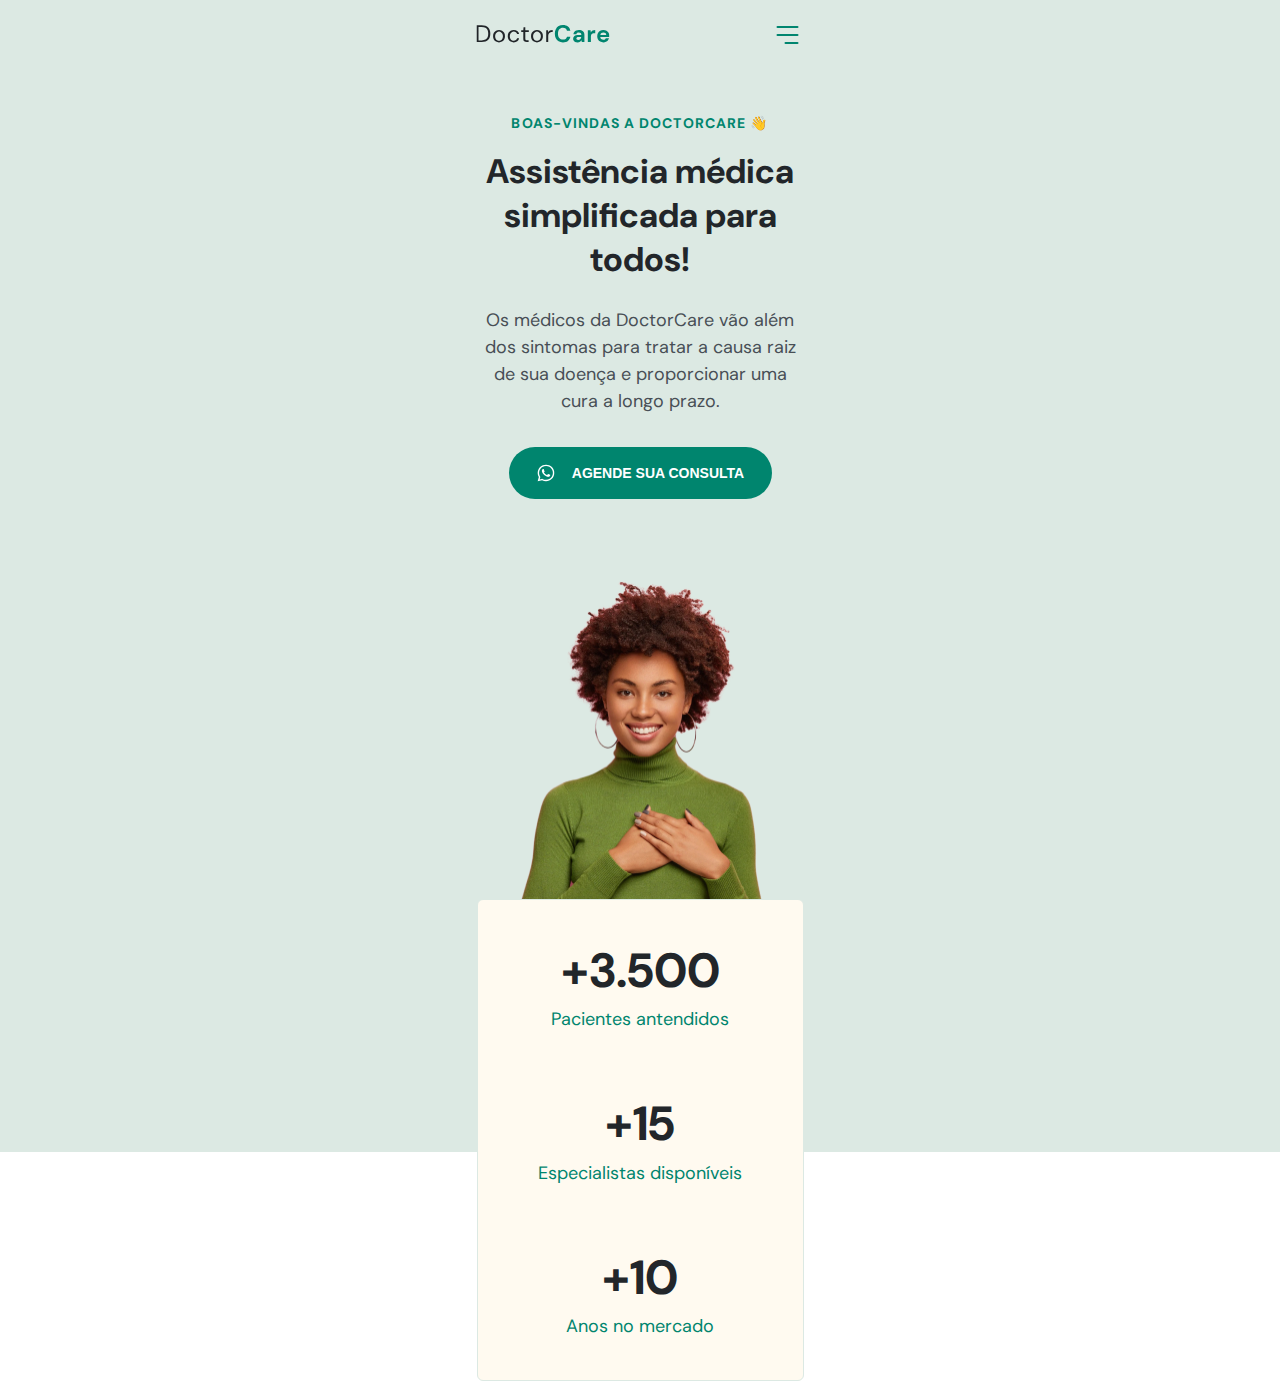
<file: index.html>
<!DOCTYPE html>
<html lang="en">
  <head>
    <meta charset="UTF-8" />
    <meta name="viewport" content="width=device-width, initial-scale=1.0" />
    <title>DoctorCare</title>

    <link rel="stylesheet" href="style.css" />
    <link rel="preconnect" href="https://fonts.googleapis.com" />
    <link rel="preconnect" href="https://fonts.gstatic.com" crossorigin />
    <link
      href="https://fonts.googleapis.com/css2?family=DM+Sans:wght@400;700&display=swap"
      rel="stylesheet"
    />
  </head>
  <body onscroll="onScroll()" class="">
    <nav id="navigation" class="">
      <div class="wrapper">
        <a class="logo" href="#"
          ><svg
            width="133"
            height="18"
            viewBox="0 0 133 18"
            fill="none"
            xmlns="http://www.w3.org/2000/svg"
          >
            <path
              d="M0 17.088V0.287999H5.16C8.12 0.287999 10.296 1.04 11.688 2.544C13.096 4.048 13.8 6.112 13.8 8.736C13.8 11.312 13.096 13.352 11.688 14.856C10.296 16.344 8.12 17.088 5.16 17.088H0ZM2.016 15.408H5.112C6.744 15.408 8.04 15.144 9 14.616C9.976 14.072 10.672 13.304 11.088 12.312C11.504 11.304 11.712 10.112 11.712 8.736C11.712 7.328 11.504 6.12 11.088 5.112C10.672 4.104 9.976 3.328 9 2.784C8.04 2.24 6.744 1.968 5.112 1.968H2.016V15.408Z"
              fill="#212529"
            />
            <path
              d="M22.4949 17.376C21.3749 17.376 20.3669 17.12 19.4709 16.608C18.5749 16.096 17.8629 15.376 17.3349 14.448C16.8229 13.504 16.5669 12.4 16.5669 11.136C16.5669 9.872 16.8309 8.776 17.3589 7.848C17.8869 6.904 18.5989 6.176 19.4949 5.664C20.4069 5.152 21.4229 4.896 22.5429 4.896C23.6629 4.896 24.6709 5.152 25.5669 5.664C26.4629 6.176 27.1669 6.904 27.6789 7.848C28.2069 8.776 28.4709 9.872 28.4709 11.136C28.4709 12.4 28.2069 13.504 27.6789 14.448C27.1509 15.376 26.4309 16.096 25.5189 16.608C24.6229 17.12 23.6149 17.376 22.4949 17.376ZM22.4949 15.648C23.1829 15.648 23.8229 15.48 24.4149 15.144C25.0069 14.808 25.4869 14.304 25.8549 13.632C26.2229 12.96 26.4069 12.128 26.4069 11.136C26.4069 10.144 26.2229 9.312 25.8549 8.64C25.5029 7.968 25.0309 7.464 24.4389 7.128C23.8469 6.792 23.2149 6.624 22.5429 6.624C21.8549 6.624 21.2149 6.792 20.6229 7.128C20.0309 7.464 19.5509 7.968 19.1829 8.64C18.8149 9.312 18.6309 10.144 18.6309 11.136C18.6309 12.128 18.8149 12.96 19.1829 13.632C19.5509 14.304 20.0229 14.808 20.5989 15.144C21.1909 15.48 21.8229 15.648 22.4949 15.648Z"
              fill="#212529"
            />
            <path
              d="M37.2261 17.376C36.0901 17.376 35.0661 17.12 34.1541 16.608C33.2581 16.08 32.5461 15.352 32.0181 14.424C31.5061 13.48 31.2501 12.384 31.2501 11.136C31.2501 9.888 31.5061 8.8 32.0181 7.872C32.5461 6.928 33.2581 6.2 34.1541 5.688C35.0661 5.16 36.0901 4.896 37.2261 4.896C38.6341 4.896 39.8181 5.264 40.7781 6C41.7541 6.736 42.3701 7.72 42.6261 8.952H40.5621C40.4021 8.216 40.0101 7.648 39.3861 7.248C38.7621 6.832 38.0341 6.624 37.2021 6.624C36.5301 6.624 35.8981 6.792 35.3061 7.128C34.7141 7.464 34.2341 7.968 33.8661 8.64C33.4981 9.312 33.3141 10.144 33.3141 11.136C33.3141 12.128 33.4981 12.96 33.8661 13.632C34.2341 14.304 34.7141 14.816 35.3061 15.168C35.8981 15.504 36.5301 15.672 37.2021 15.672C38.0341 15.672 38.7621 15.472 39.3861 15.072C40.0101 14.656 40.4021 14.072 40.5621 13.32H42.6261C42.3861 14.52 41.7781 15.496 40.8021 16.248C39.8261 17 38.6341 17.376 37.2261 17.376Z"
              fill="#212529"
            />
            <path
              d="M50.2974 17.088C49.2094 17.088 48.3534 16.824 47.7294 16.296C47.1054 15.768 46.7934 14.816 46.7934 13.44V6.888H44.7294V5.184H46.7934L47.0574 2.328H48.8094V5.184H52.3134V6.888H48.8094V13.44C48.8094 14.192 48.9614 14.704 49.2654 14.976C49.5694 15.232 50.1054 15.36 50.8734 15.36H52.1214V17.088H50.2974Z"
              fill="#212529"
            />
            <path
              d="M60.4506 17.376C59.3306 17.376 58.3226 17.12 57.4266 16.608C56.5306 16.096 55.8186 15.376 55.2906 14.448C54.7786 13.504 54.5226 12.4 54.5226 11.136C54.5226 9.872 54.7866 8.776 55.3146 7.848C55.8426 6.904 56.5546 6.176 57.4506 5.664C58.3626 5.152 59.3786 4.896 60.4986 4.896C61.6186 4.896 62.6266 5.152 63.5226 5.664C64.4186 6.176 65.1226 6.904 65.6346 7.848C66.1626 8.776 66.4266 9.872 66.4266 11.136C66.4266 12.4 66.1626 13.504 65.6346 14.448C65.1066 15.376 64.3866 16.096 63.4746 16.608C62.5786 17.12 61.5706 17.376 60.4506 17.376ZM60.4506 15.648C61.1386 15.648 61.7786 15.48 62.3706 15.144C62.9626 14.808 63.4426 14.304 63.8106 13.632C64.1786 12.96 64.3626 12.128 64.3626 11.136C64.3626 10.144 64.1786 9.312 63.8106 8.64C63.4586 7.968 62.9866 7.464 62.3946 7.128C61.8026 6.792 61.1706 6.624 60.4986 6.624C59.8106 6.624 59.1706 6.792 58.5786 7.128C57.9866 7.464 57.5066 7.968 57.1386 8.64C56.7706 9.312 56.5866 10.144 56.5866 11.136C56.5866 12.128 56.7706 12.96 57.1386 13.632C57.5066 14.304 57.9786 14.808 58.5546 15.144C59.1466 15.48 59.7786 15.648 60.4506 15.648Z"
              fill="#212529"
            />
            <path
              d="M69.7097 17.088V5.184H71.5337L71.7017 7.464C72.0697 6.68 72.6297 6.056 73.3817 5.592C74.1337 5.128 75.0617 4.896 76.1657 4.896V7.008H75.6137C74.9097 7.008 74.2617 7.136 73.6697 7.392C73.0777 7.632 72.6057 8.048 72.2537 8.64C71.9017 9.232 71.7257 10.048 71.7257 11.088V17.088H69.7097Z"
              fill="#212529"
            />
            <path
              d="M86.4924 17.376C84.7964 17.376 83.3404 17.016 82.1244 16.296C80.9084 15.56 79.9724 14.544 79.3164 13.248C78.6604 11.936 78.3324 10.424 78.3324 8.712C78.3324 7 78.6604 5.488 79.3164 4.176C79.9724 2.864 80.9084 1.84 82.1244 1.104C83.3404 0.368 84.7964 0 86.4924 0C88.5084 0 90.1564 0.504 91.4364 1.512C92.7324 2.504 93.5404 3.904 93.8604 5.712H90.4764C90.2684 4.8 89.8204 4.088 89.1324 3.576C88.4604 3.048 87.5644 2.784 86.4444 2.784C84.8924 2.784 83.6764 3.312 82.7964 4.368C81.9164 5.424 81.4764 6.872 81.4764 8.712C81.4764 10.552 81.9164 12 82.7964 13.056C83.6764 14.096 84.8924 14.616 86.4444 14.616C87.5644 14.616 88.4604 14.376 89.1324 13.896C89.8204 13.4 90.2684 12.72 90.4764 11.856H93.8604C93.5404 13.584 92.7324 14.936 91.4364 15.912C90.1564 16.888 88.5084 17.376 86.4924 17.376Z"
              fill="#00856F"
            />
            <path
              d="M101.092 17.376C100.068 17.376 99.2278 17.216 98.5718 16.896C97.9158 16.56 97.4277 16.12 97.1077 15.576C96.7878 15.032 96.6278 14.432 96.6278 13.776C96.6278 12.672 97.0598 11.776 97.9238 11.088C98.7878 10.4 100.084 10.056 101.812 10.056H104.836V9.768C104.836 8.952 104.604 8.352 104.14 7.968C103.676 7.584 103.1 7.392 102.412 7.392C101.788 7.392 101.244 7.544 100.78 7.848C100.316 8.136 100.028 8.568 99.9157 9.144H96.9157C96.9958 8.28 97.2837 7.528 97.7797 6.888C98.2917 6.248 98.9477 5.76 99.7477 5.424C100.548 5.072 101.444 4.896 102.436 4.896C104.132 4.896 105.468 5.32 106.444 6.168C107.42 7.016 107.908 8.216 107.908 9.768V17.088H105.292L105.004 15.168C104.652 15.808 104.156 16.336 103.516 16.752C102.892 17.168 102.084 17.376 101.092 17.376ZM101.788 14.976C102.668 14.976 103.348 14.688 103.828 14.112C104.324 13.536 104.636 12.824 104.764 11.976H102.148C101.332 11.976 100.748 12.128 100.396 12.432C100.044 12.72 99.8678 13.08 99.8678 13.512C99.8678 13.976 100.044 14.336 100.396 14.592C100.748 14.848 101.212 14.976 101.788 14.976Z"
              fill="#00856F"
            />
            <path
              d="M111.319 17.088V5.184H114.055L114.343 7.416C114.775 6.648 115.359 6.04 116.095 5.592C116.847 5.128 117.727 4.896 118.735 4.896V8.136H117.871C117.199 8.136 116.599 8.24 116.071 8.448C115.543 8.656 115.127 9.016 114.823 9.528C114.535 10.04 114.391 10.752 114.391 11.664V17.088H111.319Z"
              fill="#00856F"
            />
            <path
              d="M126.888 17.376C125.688 17.376 124.624 17.12 123.696 16.608C122.768 16.096 122.04 15.376 121.512 14.448C120.984 13.52 120.72 12.448 120.72 11.232C120.72 10 120.976 8.904 121.488 7.944C122.016 6.984 122.736 6.24 123.648 5.712C124.576 5.168 125.664 4.896 126.912 4.896C128.08 4.896 129.112 5.152 130.008 5.664C130.904 6.176 131.6 6.88 132.096 7.776C132.608 8.656 132.864 9.64 132.864 10.728C132.864 10.904 132.856 11.088 132.84 11.28C132.84 11.472 132.832 11.672 132.816 11.88H123.768C123.832 12.808 124.152 13.536 124.728 14.064C125.32 14.592 126.032 14.856 126.864 14.856C127.488 14.856 128.008 14.72 128.424 14.448C128.856 14.16 129.176 13.792 129.384 13.344H132.504C132.28 14.096 131.904 14.784 131.376 15.408C130.864 16.016 130.224 16.496 129.456 16.848C128.704 17.2 127.848 17.376 126.888 17.376ZM126.912 7.392C126.16 7.392 125.496 7.608 124.92 8.04C124.344 8.456 123.976 9.096 123.816 9.96H129.744C129.696 9.176 129.408 8.552 128.88 8.088C128.352 7.624 127.696 7.392 126.912 7.392Z"
              fill="#00856F"
            />
          </svg>
        </a>
        <div class="menu">
          <ul>
            <li><a href="#">Início</a></li>
            <li><a href="#">Serviços</a></li>
            <li><a href="#">Sobre</a></li>
          </ul>
          <a class="button" href="#">Agende sua consulta</a>

          <ul class="social-links">
            <li>
              <a target="_blank" href="https://www.instagram.com/gilaraujo__/">
                <svg
                  width="24"
                  height="24"
                  viewBox="0 0 24 24"
                  fill="none"
                  xmlns="http://www.w3.org/2000/svg"
                >
                  <path
                    d="M17 1.99997H7C4.23858 1.99997 2 4.23855 2 6.99997V17C2 19.7614 4.23858 22 7 22H17C19.7614 22 22 19.7614 22 17V6.99997C22 4.23855 19.7614 1.99997 17 1.99997Z"
                    stroke="#FFFAF1"
                    stroke-width="2"
                    stroke-linecap="round"
                    stroke-linejoin="round"
                  />
                  <path
                    d="M15.9997 11.3701C16.1231 12.2023 15.981 13.0523 15.5935 13.7991C15.206 14.5459 14.5929 15.1515 13.8413 15.5297C13.0898 15.908 12.2382 16.0397 11.4075 15.906C10.5768 15.7723 9.80947 15.3801 9.21455 14.7852C8.61962 14.1903 8.22744 13.4229 8.09377 12.5923C7.96011 11.7616 8.09177 10.91 8.47003 10.1584C8.84829 9.40691 9.45389 8.7938 10.2007 8.4063C10.9475 8.0188 11.7975 7.87665 12.6297 8.00006C13.4786 8.12594 14.2646 8.52152 14.8714 9.12836C15.4782 9.73521 15.8738 10.5211 15.9997 11.3701Z"
                    stroke="#FFFAF1"
                    stroke-width="2"
                    stroke-linecap="round"
                    stroke-linejoin="round"
                  />
                  <path
                    d="M17.5 6.49997H17.51"
                    stroke="#FFFAF1"
                    stroke-width="2"
                    stroke-linecap="round"
                    stroke-linejoin="round"
                  />
                </svg>
              </a>
            </li>
            <li>
              <a target="_blank" href="https://facebook.com/gildevanaraaujo/">
                <svg
                  width="24"
                  height="24"
                  viewBox="0 0 24 24"
                  fill="none"
                  xmlns="http://www.w3.org/2000/svg"
                >
                  <path
                    d="M18 1.99997H15C13.6739 1.99997 12.4021 2.52675 11.4645 3.46444C10.5268 4.40212 10 5.67389 10 6.99997V9.99997H7V14H10V22H14V14H17L18 9.99997H14V6.99997C14 6.73475 14.1054 6.4804 14.2929 6.29286C14.4804 6.10533 14.7348 5.99997 15 5.99997H18V1.99997Z"
                    stroke="#FFFAF1"
                    stroke-width="2"
                    stroke-linecap="round"
                    stroke-linejoin="round"
                  />
                </svg>
              </a>
            </li>
            <li>
              <a target="_blank" href="http://youtube.com/gildevanaraaujo/">
                <svg
                  width="24"
                  height="24"
                  viewBox="0 0 24 24"
                  fill="none"
                  xmlns="http://www.w3.org/2000/svg"
                >
                  <path
                    d="M22.5396 6.42C22.4208 5.94541 22.1789 5.51057 21.8382 5.15941C21.4976 4.80824 21.0703 4.55318 20.5996 4.42C18.8796 4 11.9996 4 11.9996 4C11.9996 4 5.1196 4 3.3996 4.46C2.92884 4.59318 2.50157 4.84824 2.16094 5.19941C1.82031 5.55057 1.57838 5.98541 1.4596 6.46C1.14481 8.20556 0.990831 9.97631 0.999595 11.75C0.988374 13.537 1.14236 15.3213 1.4596 17.08C1.59055 17.5398 1.8379 17.9581 2.17774 18.2945C2.51758 18.6308 2.93842 18.8738 3.3996 19C5.1196 19.46 11.9996 19.46 11.9996 19.46C11.9996 19.46 18.8796 19.46 20.5996 19C21.0703 18.8668 21.4976 18.6118 21.8382 18.2606C22.1789 17.9094 22.4208 17.4746 22.5396 17C22.852 15.2676 23.0059 13.5103 22.9996 11.75C23.0108 9.96295 22.8568 8.1787 22.5396 6.42Z"
                    stroke="#FFFAF1"
                    stroke-width="2"
                    stroke-linecap="round"
                    stroke-linejoin="round"
                  />
                  <path
                    d="M9.75 15.02L15.5 11.75L9.75 8.48001V15.02Z"
                    stroke="#FFFAF1"
                    stroke-width="2"
                    stroke-linecap="round"
                    stroke-linejoin="round"
                  />
                </svg>
              </a>
            </li>
          </ul>
        </div>
        <button
          aria-expanded="false"
          aria-label="Abrir menu"
          onclick="openMenu()"
          class="open-menu"
        >
          <svg
            width="40"
            height="40"
            viewBox="0 0 40 40"
            fill="none"
            xmlns="http://www.w3.org/2000/svg"
          >
            <path
              d="M10 20H30"
              stroke="#00856F"
              stroke-width="2"
              stroke-linecap="round"
              stroke-linejoin="round"
            />
            <path
              d="M10 12H30"
              stroke="#00856F"
              stroke-width="2"
              stroke-linecap="round"
              stroke-linejoin="round"
            />
            <path
              d="M18 28L30 28"
              stroke="#00856F"
              stroke-width="2"
              stroke-linecap="round"
              stroke-linejoin="round"
            />
          </svg>
        </button>
        <button
          aria-expanded="true"
          aria-label="Fechar menu"
          onclick="closeMenu()"
          class="close-menu"
        >
          <svg
            width="40"
            height="40"
            viewBox="0 0 40 40"
            fill="none"
            xmlns="http://www.w3.org/2000/svg"
          >
            <path
              d="M30 10L10 30M10 10L30 30"
              stroke="#FFFAF1"
              stroke-width="2"
              stroke-linecap="round"
              stroke-linejoin="round"
            />
          </svg>
        </button>
      </div>
    </nav>

    <header class="wrapper">
      <h4>BOAS-VINDAS A DOCTORCARE 👋</h4>
      <h1>Assistência médica simplificada para todos!</h1>
      <p>
        Os médicos da DoctorCare vão além dos sintomas para tratar a causa raiz
        de sua doença e proporcionar uma cura a longo prazo.
      </p>

      <button>
        <svg
          width="20"
          height="20"
          viewBox="0 0 20 20"
          fill="none"
          xmlns="http://www.w3.org/2000/svg"
        >
          <path
            d="M13.8337 11.6667C13.667 11.5833 12.5837 11.0833 12.417 11C12.2503 10.9167 12.0837 10.9167 11.917 11.0833C11.7503 11.25 11.417 11.75 11.2503 11.9167C11.167 12.0833 11.0003 12.0833 10.8337 12C10.2503 11.75 9.66699 11.4167 9.16699 11C8.75033 10.5833 8.33366 10.0833 8.00033 9.58334C7.91699 9.41668 8.00033 9.25001 8.08366 9.16668C8.16699 9.08334 8.25033 8.91668 8.41699 8.83334C8.50033 8.75001 8.58366 8.58334 8.58366 8.50001C8.66699 8.41668 8.66699 8.25001 8.58366 8.16668C8.50033 8.08334 8.08366 7.08334 7.91699 6.66668C7.83366 6.08334 7.66699 6.08334 7.50033 6.08334C7.41699 6.08334 7.25033 6.08334 7.08366 6.08334C6.91699 6.08334 6.66699 6.25001 6.58366 6.33334C6.08366 6.83334 5.83366 7.41668 5.83366 8.08334C5.91699 8.83334 6.16699 9.58334 6.66699 10.25C7.58366 11.5833 8.75033 12.6667 10.167 13.3333C10.5837 13.5 10.917 13.6667 11.3337 13.75C11.7503 13.9167 12.167 13.9167 12.667 13.8333C13.2503 13.75 13.7503 13.3333 14.0837 12.8333C14.2503 12.5 14.2503 12.1667 14.167 11.8333C14.167 11.8333 14.0003 11.75 13.8337 11.6667ZM15.917 4.08334C12.667 0.833344 7.41699 0.833344 4.16699 4.08334C1.50033 6.75001 1.00033 10.8333 2.83366 14.0833L1.66699 18.3333L6.08366 17.1667C7.33366 17.8333 8.66699 18.1667 10.0003 18.1667C14.5837 18.1667 18.2503 14.5 18.2503 9.91668C18.3337 7.75001 17.417 5.66668 15.917 4.08334ZM13.667 15.75C12.5837 16.4167 11.3337 16.8333 10.0003 16.8333C8.75033 16.8333 7.58366 16.5 6.50033 15.9167L6.25033 15.75L3.66699 16.4167L4.33366 13.9167L4.16699 13.6667C2.16699 10.3333 3.16699 6.16668 6.41699 4.08334C9.66699 2.00001 13.8337 3.08334 15.8337 6.25001C17.8337 9.50001 16.917 13.75 13.667 15.75Z"
            fill="white"
          />
        </svg>
        Agende sua consulta
      </button>

      <img
        src="/assets/foto-menina.png"
        alt="Mulher negra vestindo moletom verde e sorrindo"
      />
      <div class="stats">
        <div class="stat">
          <h3>+3.500</h3>
          <p>Pacientes antendidos</p>
        </div>
        <div class="stat">
          <h3>+15</h3>
          <p>Especialistas disponíveis</p>
        </div>
        <div class="stat">
          <h3>+10</h3>
          <p>Anos no mercado</p>
        </div>
      </div>
    </header>
    <script src="main.js"></script>
  </body>
</html>
</file>
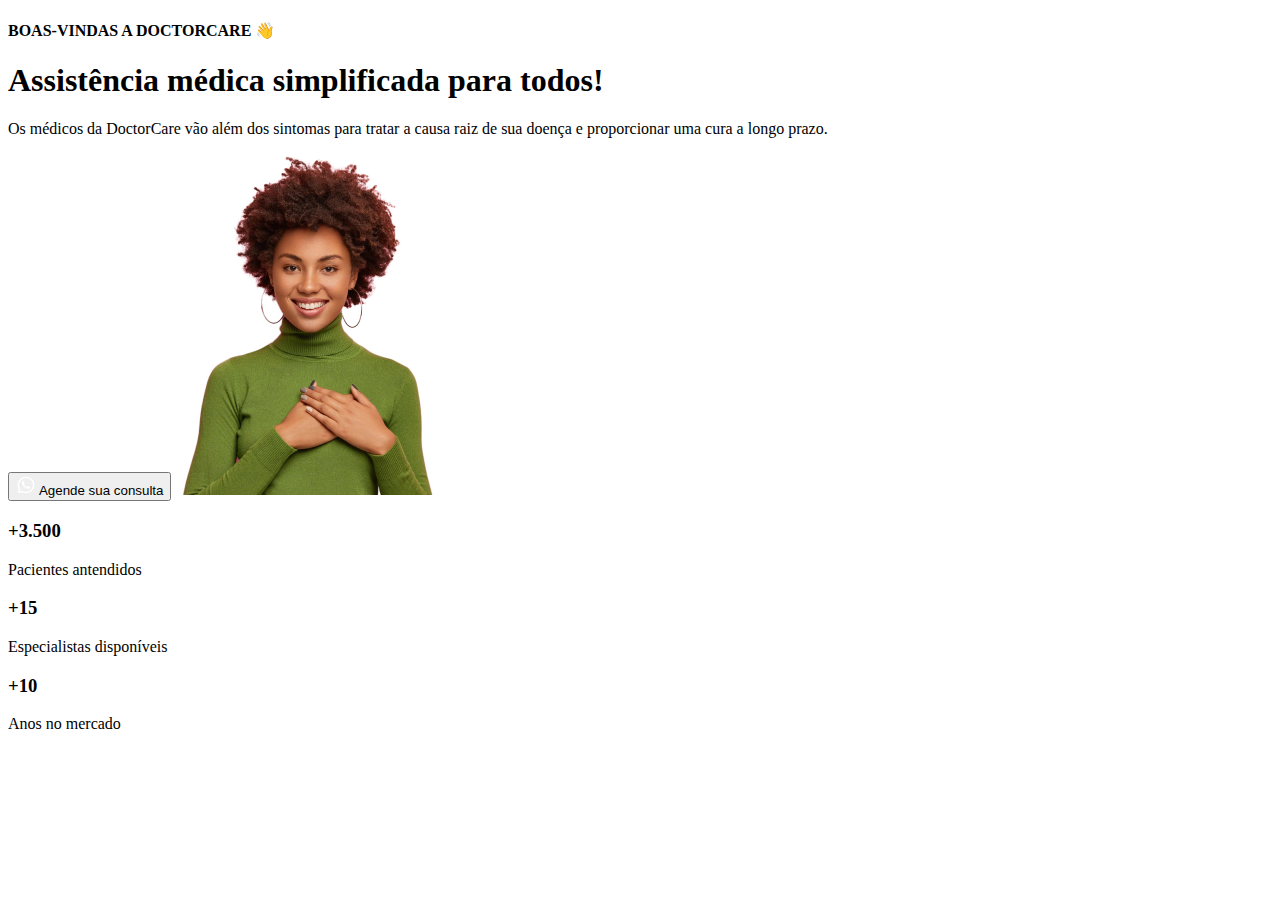
<file: dia-1.html>
<!DOCTYPE html>
<html lang="en">
<head>
  <meta charset="UTF-8">
  <meta http-equiv="X-UA-Compatible" content="IE=edge">
  <meta name="viewport" content="width=device-width, initial-scale=1.0">
  <title>DoctorCare</title>
</head>
<body>
  <h4>BOAS-VINDAS A DOCTORCARE 👋</h4>
  <h1>Assistência médica simplificada para todos!</h1>
  <p>Os médicos da DoctorCare vão além dos sintomas para tratar a causa raiz de sua doença e proporcionar uma cura a longo prazo.</p>

  <button>
    <svg width="20" height="20" viewBox="0 0 20 20" fill="none" xmlns="http://www.w3.org/2000/svg">
      <path d="M13.8337 11.6667C13.667 11.5833 12.5837 11.0833 12.417 11C12.2503 10.9167 12.0837 10.9167 11.917 11.0833C11.7503 11.25 11.417 11.75 11.2503 11.9167C11.167 12.0833 11.0003 12.0833 10.8337 12C10.2503 11.75 9.66699 11.4167 9.16699 11C8.75033 10.5833 8.33366 10.0833 8.00033 9.58334C7.91699 9.41668 8.00033 9.25001 8.08366 9.16668C8.16699 9.08334 8.25033 8.91668 8.41699 8.83334C8.50033 8.75001 8.58366 8.58334 8.58366 8.50001C8.66699 8.41668 8.66699 8.25001 8.58366 8.16668C8.50033 8.08334 8.08366 7.08334 7.91699 6.66668C7.83366 6.08334 7.66699 6.08334 7.50033 6.08334C7.41699 6.08334 7.25033 6.08334 7.08366 6.08334C6.91699 6.08334 6.66699 6.25001 6.58366 6.33334C6.08366 6.83334 5.83366 7.41668 5.83366 8.08334C5.91699 8.83334 6.16699 9.58334 6.66699 10.25C7.58366 11.5833 8.75033 12.6667 10.167 13.3333C10.5837 13.5 10.917 13.6667 11.3337 13.75C11.7503 13.9167 12.167 13.9167 12.667 13.8333C13.2503 13.75 13.7503 13.3333 14.0837 12.8333C14.2503 12.5 14.2503 12.1667 14.167 11.8333C14.167 11.8333 14.0003 11.75 13.8337 11.6667ZM15.917 4.08334C12.667 0.833344 7.41699 0.833344 4.16699 4.08334C1.50033 6.75001 1.00033 10.8333 2.83366 14.0833L1.66699 18.3333L6.08366 17.1667C7.33366 17.8333 8.66699 18.1667 10.0003 18.1667C14.5837 18.1667 18.2503 14.5 18.2503 9.91668C18.3337 7.75001 17.417 5.66668 15.917 4.08334ZM13.667 15.75C12.5837 16.4167 11.3337 16.8333 10.0003 16.8333C8.75033 16.8333 7.58366 16.5 6.50033 15.9167L6.25033 15.75L3.66699 16.4167L4.33366 13.9167L4.16699 13.6667C2.16699 10.3333 3.16699 6.16668 6.41699 4.08334C9.66699 2.00001 13.8337 3.08334 15.8337 6.25001C17.8337 9.50001 16.917 13.75 13.667 15.75Z" fill="white"/>
      </svg>      
    Agende sua consulta</button>

    <img src="/assets/foto-menina.png" alt="Mulher negra vestindo moletom verde e sorrindo"/>

    <h3>+3.500</h3>
    <p>Pacientes antendidos</p>
    <h3>+15</h3>
    <p>Especialistas disponíveis</p>
    <h3>+10</h3>
    <p>Anos no mercado</p>
</body>
</html>
</file>
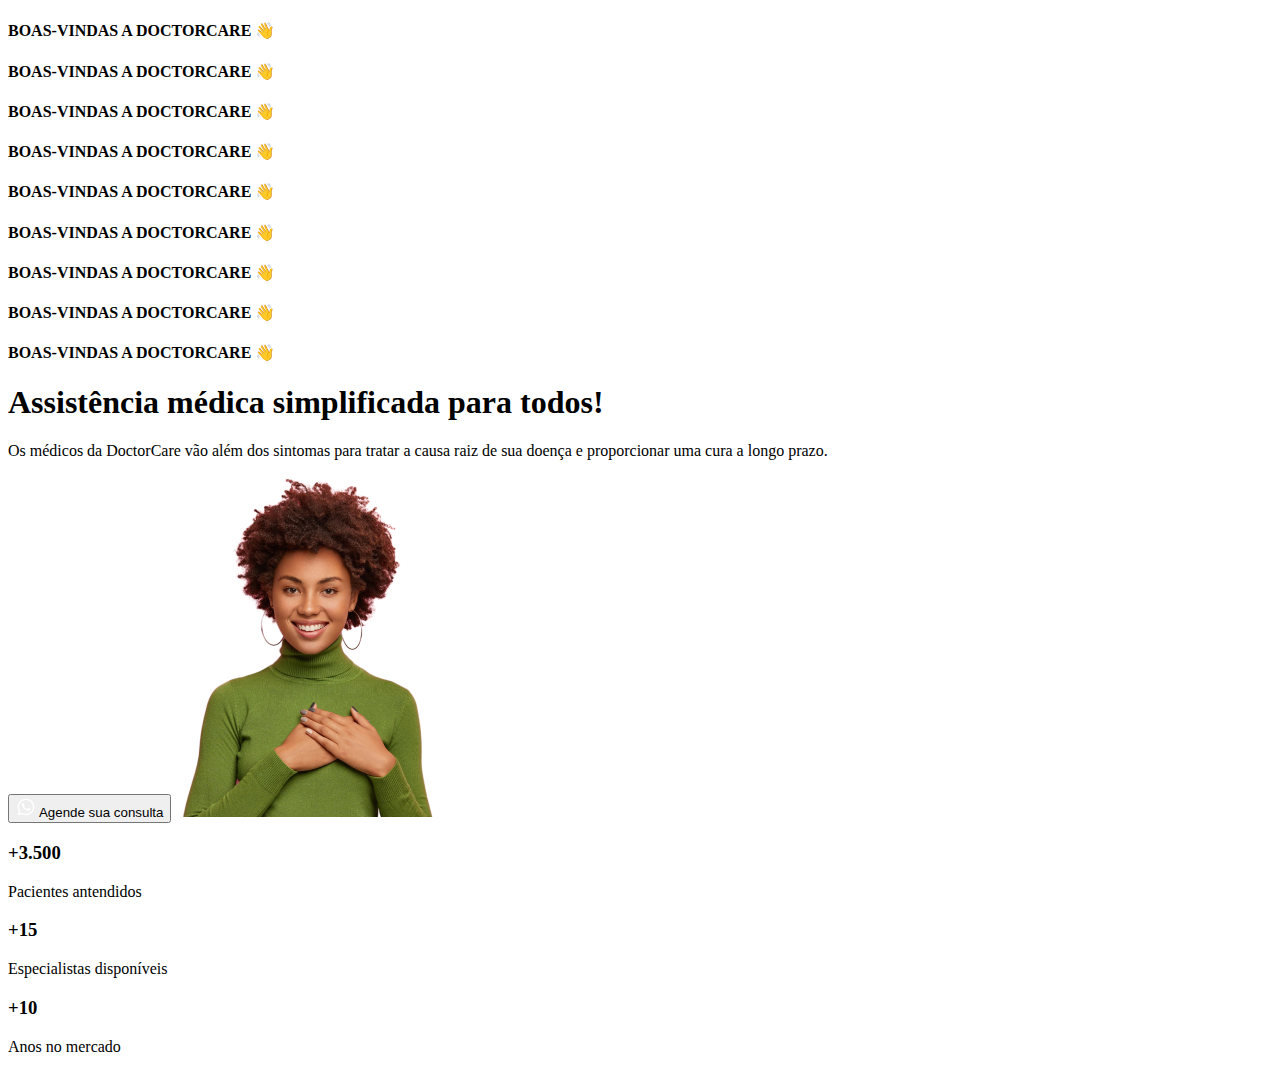
<file: dia-2.html>
<!DOCTYPE html>
<html lang="en">
<head>
  <meta charset="UTF-8">
  <meta http-equiv="X-UA-Compatible" content="IE=edge">
  <meta name="viewport" content="width=device-width, initial-scale=1.0">
  <title>DoctorCare</title>
</head>
<body>
  <h4>BOAS-VINDAS A DOCTORCARE 👋</h4>
  <h4>BOAS-VINDAS A DOCTORCARE 👋</h4>
  <h4>BOAS-VINDAS A DOCTORCARE 👋</h4>
  <h4>BOAS-VINDAS A DOCTORCARE 👋</h4>
  <h4>BOAS-VINDAS A DOCTORCARE 👋</h4>
  <h4>BOAS-VINDAS A DOCTORCARE 👋</h4>
  <h4>BOAS-VINDAS A DOCTORCARE 👋</h4>
  <h4>BOAS-VINDAS A DOCTORCARE 👋</h4>
  <h4>BOAS-VINDAS A DOCTORCARE 👋</h4>
  <h1>Assistência médica simplificada para todos!</h1>
  <p>Os médicos da DoctorCare vão além dos sintomas para tratar a causa raiz de sua doença e proporcionar uma cura a longo prazo.</p>

  <button>
    <svg width="20" height="20" viewBox="0 0 20 20" fill="none" xmlns="http://www.w3.org/2000/svg">
      <path d="M13.8337 11.6667C13.667 11.5833 12.5837 11.0833 12.417 11C12.2503 10.9167 12.0837 10.9167 11.917 11.0833C11.7503 11.25 11.417 11.75 11.2503 11.9167C11.167 12.0833 11.0003 12.0833 10.8337 12C10.2503 11.75 9.66699 11.4167 9.16699 11C8.75033 10.5833 8.33366 10.0833 8.00033 9.58334C7.91699 9.41668 8.00033 9.25001 8.08366 9.16668C8.16699 9.08334 8.25033 8.91668 8.41699 8.83334C8.50033 8.75001 8.58366 8.58334 8.58366 8.50001C8.66699 8.41668 8.66699 8.25001 8.58366 8.16668C8.50033 8.08334 8.08366 7.08334 7.91699 6.66668C7.83366 6.08334 7.66699 6.08334 7.50033 6.08334C7.41699 6.08334 7.25033 6.08334 7.08366 6.08334C6.91699 6.08334 6.66699 6.25001 6.58366 6.33334C6.08366 6.83334 5.83366 7.41668 5.83366 8.08334C5.91699 8.83334 6.16699 9.58334 6.66699 10.25C7.58366 11.5833 8.75033 12.6667 10.167 13.3333C10.5837 13.5 10.917 13.6667 11.3337 13.75C11.7503 13.9167 12.167 13.9167 12.667 13.8333C13.2503 13.75 13.7503 13.3333 14.0837 12.8333C14.2503 12.5 14.2503 12.1667 14.167 11.8333C14.167 11.8333 14.0003 11.75 13.8337 11.6667ZM15.917 4.08334C12.667 0.833344 7.41699 0.833344 4.16699 4.08334C1.50033 6.75001 1.00033 10.8333 2.83366 14.0833L1.66699 18.3333L6.08366 17.1667C7.33366 17.8333 8.66699 18.1667 10.0003 18.1667C14.5837 18.1667 18.2503 14.5 18.2503 9.91668C18.3337 7.75001 17.417 5.66668 15.917 4.08334ZM13.667 15.75C12.5837 16.4167 11.3337 16.8333 10.0003 16.8333C8.75033 16.8333 7.58366 16.5 6.50033 15.9167L6.25033 15.75L3.66699 16.4167L4.33366 13.9167L4.16699 13.6667C2.16699 10.3333 3.16699 6.16668 6.41699 4.08334C9.66699 2.00001 13.8337 3.08334 15.8337 6.25001C17.8337 9.50001 16.917 13.75 13.667 15.75Z" fill="white"/>
      </svg>      
    Agende sua consulta</button>

    <img src="/assets/foto-menina.png" alt="Mulher negra vestindo moletom verde e sorrindo"/>

    <h3>+3.500</h3>
    <p>Pacientes antendidos</p>
    <h3>+15</h3>
    <p>Especialistas disponíveis</p>
    <h3>+10</h3>
    <p>Anos no mercado</p>
</body>
</html>
</file>
<file: style.css>
/* ============= GERAL =============== */

* {
  margin: 0;
  padding: 0;
  box-sizing: border-box;
}

:root {
  --primary-color: hsl(170, 100%, 26%);
  --headline-color: hsl(210, 11%, 15%);
  --paragraph-color: hsl(210, 9%, 31%);
  --brand-beige: hsl(39, 100%, 97%);
  --brand-light: hsl(148, 23%, 89%);

  --nav-height: 7.2rem;

  font-size: 62.5%; /* 1rem = 10px / [calculo 10px * 100% / 16px = 62.5%]*/
}

html,
body {
  width: 100%;
  height: 100%;
}

body {
  font-family: 'DM Sans';
  font-size: 1.6rem;
  text-align: center;

  overflow: overlay;
}

p {
  font-size: 1.8rem;
  line-height: 150%;
  font-weight: 400;
  color: var(--paragraph-color);
  margin-bottom: 3.2rem;
}

.wrapper {
  width: 37.5rem;
  margin-inline: auto;
  padding-inline: 2.4rem;
}

ul {
  list-style-type: none;
}

/* ========== HEADER ============= */

header {
  margin-top: calc(4.1rem + var(--nav-height));
}

header::before {
  content: '';
  width: 100%;
  height: calc(108rem + var(--nav-height));
  background-color: var(--brand-light);
  display: block;

  position: absolute;
  top: 0;
  left: 0;
  z-index: -1;
}

header h4 {
  font-size: 1.4rem;
  color: hsl(170, 100%, 26%);
  line-height: 150%;
  color: var(--primary-color);
  letter-spacing: 0.08em;
  margin-bottom: 1.6rem;
}

header h1 {
  font-size: 3.4rem;
  line-height: 130%;
  color: var(--headline-color);
  text-align: center;
  margin-bottom: 2.4rem;
}

header img {
  width: 26.16rem;
  display: block;
  margin-inline: auto;
  object-position: 0 2rem;
}

header button {
  /* config button */
  background: var(--primary-color);
  color: hsl(0, 0%, 100%);
  border: none;
  border-radius: 4rem;
  font-size: 1.4rem;
  font-weight: 700;
  text-transform: uppercase;
  height: 5.2rem;
  width: 26.3rem;
  margin-bottom: 6rem;

  /* config icon wpp button */
  display: flex;
  align-items: center;
  justify-content: center;
  gap: 1.6rem;
  margin-right: auto;
  margin-left: auto;
}

.stats {
  width: 32.7rem;
  padding-block: 4rem;
  margin-inline: auto;

  background-color: var(--brand-beige);
  border: 1px solid var(--brand-light);
  border-radius: 0.6rem;

  display: flex;
  flex-direction: column;
  justify-content: center;
  gap: 6rem;
}

.stat h3 {
  font-size: 4.8rem;
  color: var(--headline-color);
  line-height: 130%;
  margin-bottom: 0.4rem;
}

.stat p {
  margin: 0;
  color: var(--primary-color);
  line-height: 150%;
}

/* ========== NAVIGATION ============= */

nav {
  display: flex;

  height: var(--nav-height);

  position: fixed;
  top: 0;
  left: 50%;
  transform: translateX(-50%);
}

nav .wrapper {
  display: flex;
  align-items: center;
  justify-content: space-between;
}

nav.scroll {
  background: var(--primary-color);
  width: 100vw;
}

nav.scroll svg:nth-child(1) path {
  fill: white;
}

nav.scroll button path {
  stroke: white;
}

nav button {
  background: none;
  border: none;
  cursor: pointer;
}

/* ========== MENU EXPENDED ============= */

body.menu-expended {
  overflow: hidden;
}

body.menu-expended > :not(nav) {
  display: none;
}

.menu,
.close-menu,
body.menu-expended .open-menu {
  opacity: 0;
  visibility: hidden;
}

body.menu-expended .menu,
body.menu-expended .close-menu {
  opacity: 1;
  visibility: visible;
}

body.menu-expended .menu {
  position: fixed;
  top: 0;
  left: 0;
  background: var(--primary-color);

  width: 100vw;
  height: 100vh;
  padding-top: var(--nav-height);
}

body.menu-expended nav {
  position: relative;
}

.menu ul:nth-child(1) {
  display: flex;
  flex-direction: column;
  gap: 4.8rem;

  margin-top: 6rem;
  font-weight: 700;
  font-size: 2.4rem;
  line-height: 3.1rem;
}

.menu ul li a {
  color: white;
  text-decoration: none;
}

.menu .button {
  /* ======= FONTE DO BOTÃO ======= */
  font-size: 1.8rem;
  font-weight: 700;
  line-height: 2.3rem;
  text-transform: uppercase;
  text-decoration: none;
  background: white;
  border-radius: 4rem;
  color: var(--primary-color);

  /* ======= DESIGN BOTÃO ======= */

  display: inline-block;
  padding: 1.6rem 3.2rem;

  margin-top: 4.8rem;
  margin-bottom: 8rem;
}

.social-links {
  display: flex;
  align-items: center;
  justify-content: center;
  gap: 3.2rem;
}

body.menu-expended .logo,
body.menu-expended button {
  position: relative;
  z-index: 100;
}

body.menu-expended .logo path {
  fill: white;
}

body.menu-expended button path {
  stroke: white;
}
</file>
